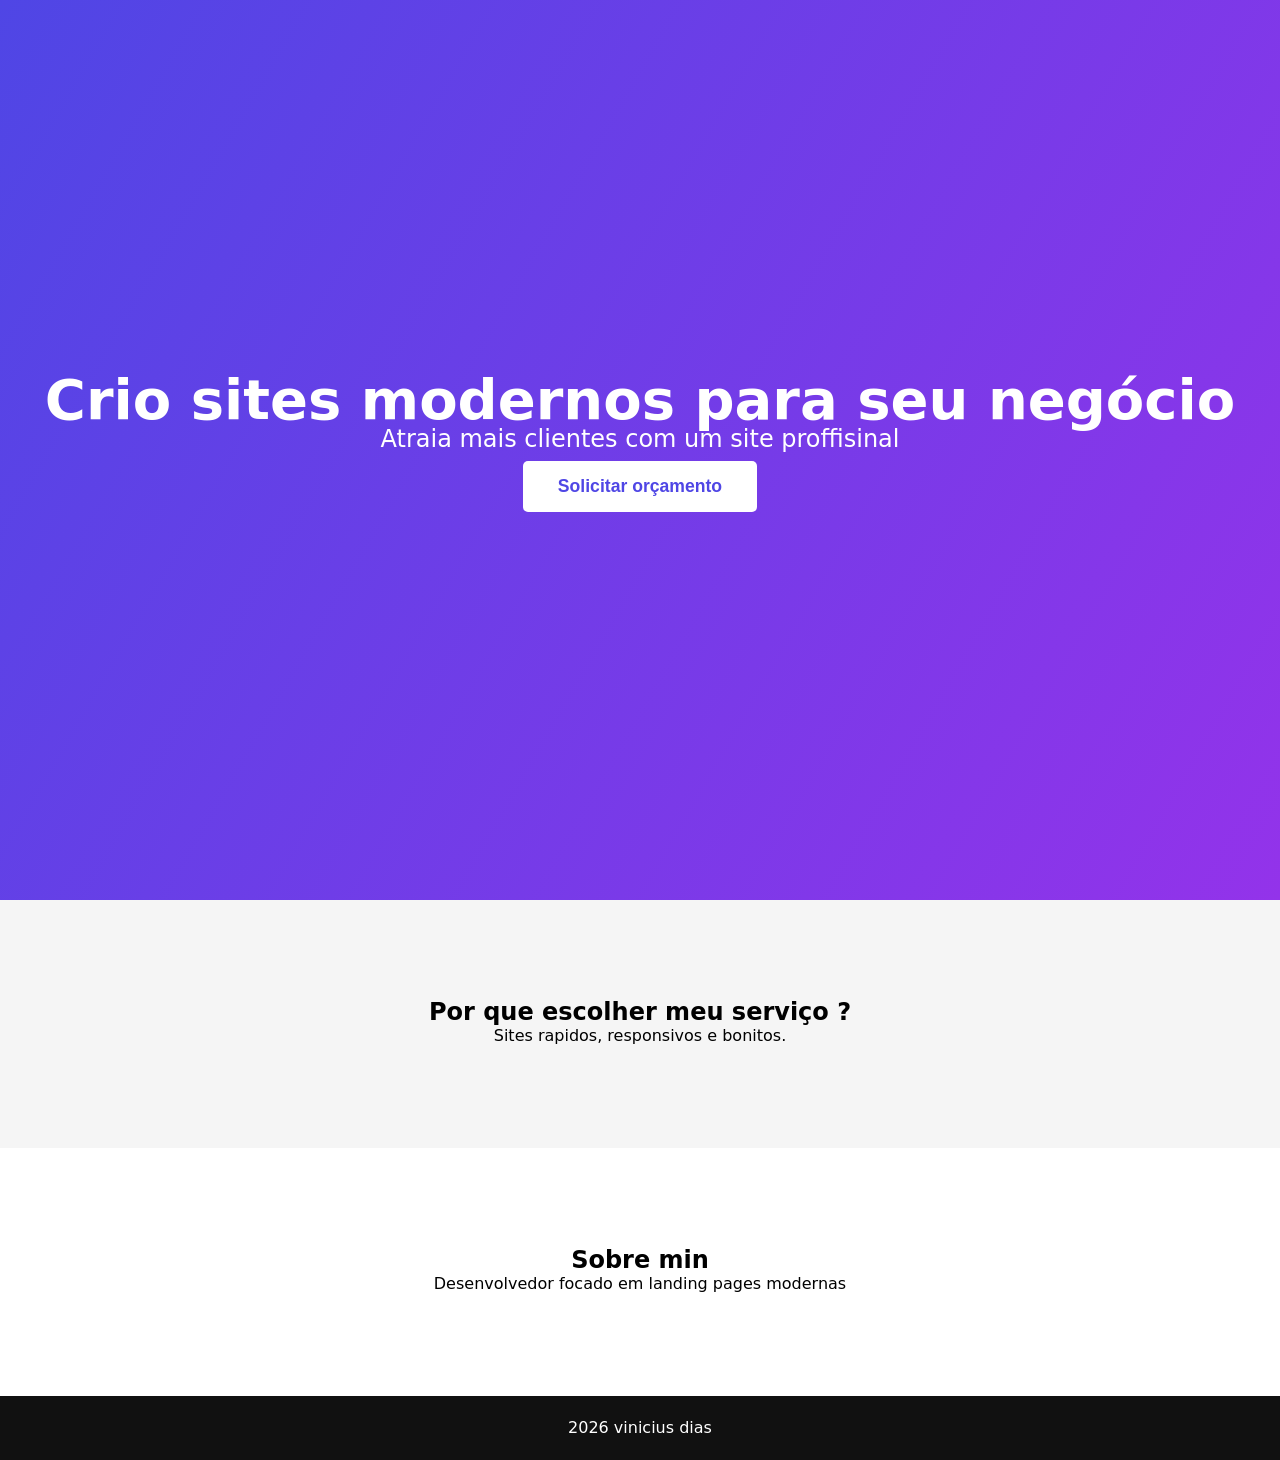
<file: projeto/index.html>
<!DOCTYPE html>
<html lang="pt-br">
<head>
    <meta charset="UTF-8">
    <meta name="viewport" content="width=device-width, initial-scale=1.0">
    <link rel="stylesheet" href="estilos/style.css">
    <link rel="stylesheet" href="estilos/media-query.css">
    <title></title>
</head>
<body>

    <header>
    
    </header>
   
   <main>
       <section class="hero">
        <h1>Crio sites modernos para seu negócio</h1>
        <p>Atraia mais clientes com um site proffisinal </p>
         <button>Solicitar orçamento</button>
       </section>
       <section class="beneficio">
              <h2>Por que escolher meu serviço ?</h2>
              <p>Sites rapidos, responsivos e bonitos.</p>
       </section>
       <section class="sobre">
                  <h2>Sobre min</h2>
                  <P>Desenvolvedor focado em landing pages modernas </P>
       </section>
   </main>

   <footer>
     <p> 2026 vinicius dias </p>
   </footer>
</body>
</file>
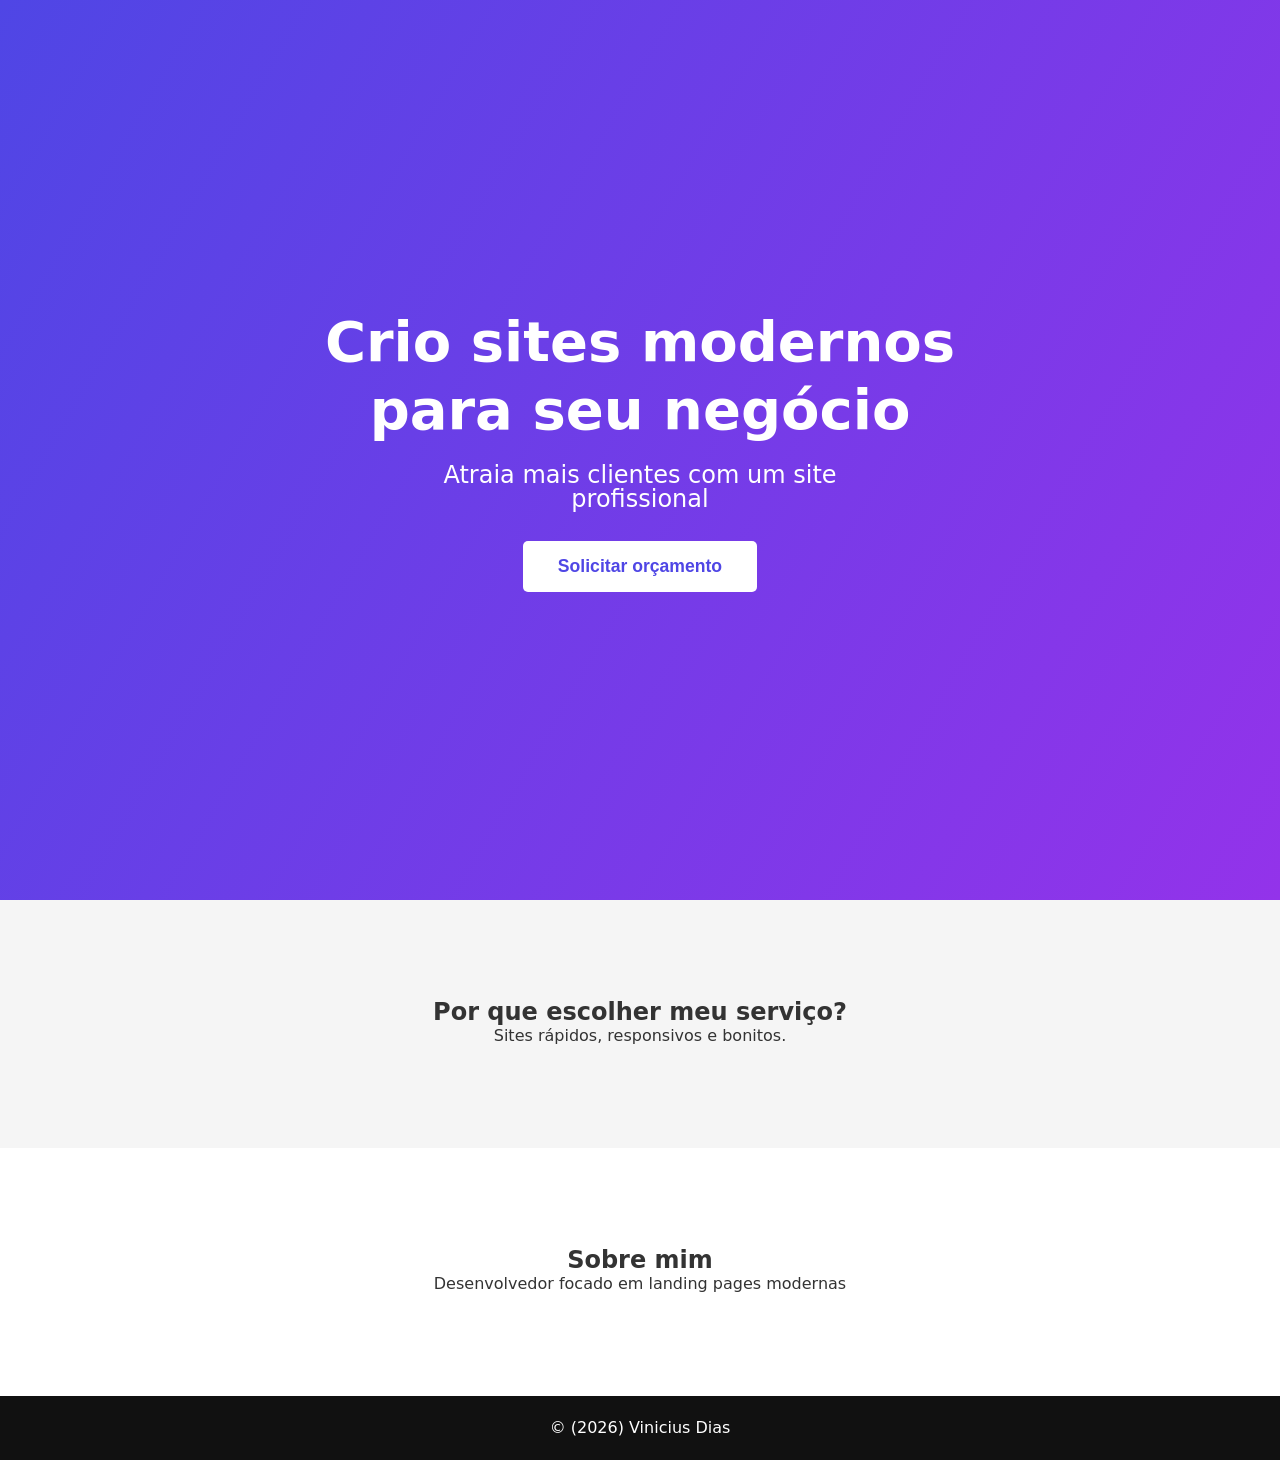
<file: projeto001/index.html>
<!DOCTYPE html>
<html lang="pt-br">
<head>
    <meta charset="UTF-8">
    <meta name="viewport" content="width=device-width, initial-scale=1.0">
    <link rel="stylesheet" href="estilos/style.css">
    <link rel="stylesheet" href="estilos/media-query.css">
    <title>Vinicius Dias | Desenvolvedor Front-en</title>
</head>
<body>

    <header>
    
    </header>
   
   <main>

       <section class="hero">
        <h1>Crio sites modernos para seu negócio</h1>
        
        <p>Atraia mais clientes com um site profissional </p>

         <button>Solicitar orçamento</button>
       </section>

       <section class="beneficio">
              <h2>Por que escolher meu serviço?</h2>
              <p>Sites rápidos, responsivos e bonitos.</p>
       </section>

       <section class="sobre">
                  <h2>Sobre mim</h2>
                  <p>Desenvolvedor focado em landing pages modernas </p>
       </section>

   </main>

   <footer>
     <p>&copy; (2026) Vinicius Dias </p>
   </footer>
</body>
</file>
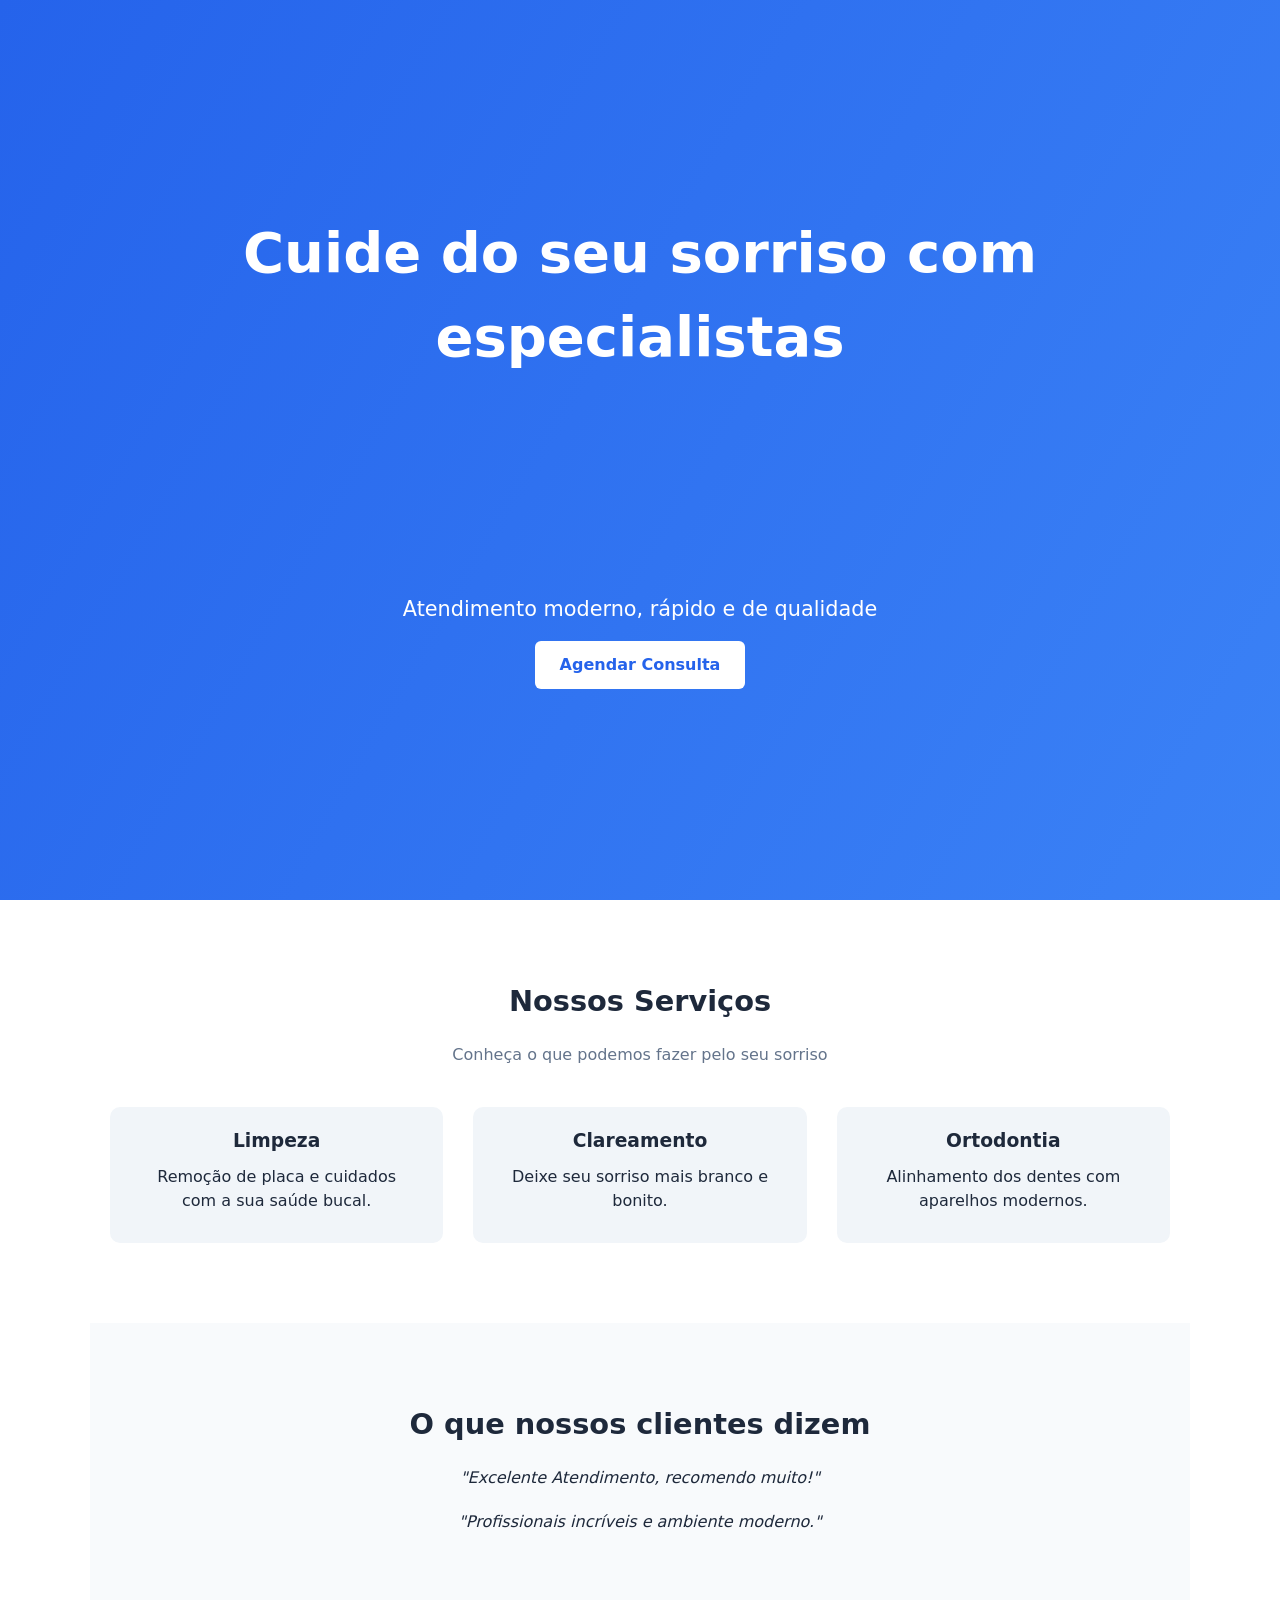
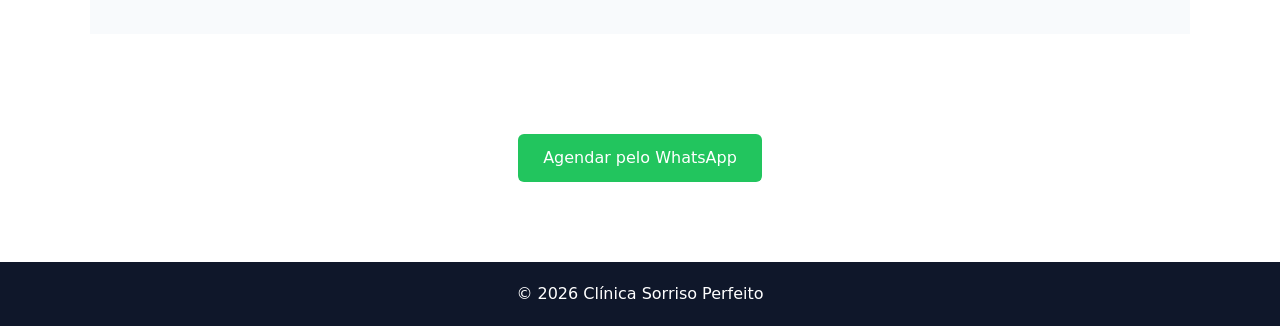
<file: projeto002/index.html>
<!DOCTYPE html>
<html lang="pt-br">
<head>
    <meta charset="UTF-8">
    <meta name="viewport" content="width=device-width, initial-scale=1.0">
    <link rel="stylesheet" href="estilos/mobile.css">
    <link rel="stylesheet" href="estilos/desktop.css">
    <title></title>
</head>
<body>
    <header></header>
        
        <main>
            <section class="hero">
                <h1>Cuide do seu sorriso com especialistas</h1>
                <p>Atendimento moderno, rápido e de qualidade </p>
                <a href="#">Agendar Consulta</a>
            </section>
            <section class="servicos">
            
                <h2>Nossos Serviços</h2>
                  <p class="subtitulo">Conheça o que podemos fazer pelo seu sorriso</p>
                 <div class="cards">
                     <div class="card">
                        <h3>Limpeza</h3>
                        <p>Remoção de placa e cuidados com a sua saúde bucal.</p>
                    </div>
                     <div class="card">
                        <h3>Clareamento</h3>
                         <p>Deixe seu sorriso mais branco e bonito.</p>
                     </div>
                     <div class="card">
                        <h3>Ortodontia</h3>
                        <p>Alinhamento dos dentes com aparelhos modernos.</p>
                     </div>
                 </div>
            </section>
            <section class="depoimentos">
            
                <h2>O que nossos clientes dizem</h2>
            
                <p class="depoimento">"Excelente Atendimento, recomendo muito!"</p>
                <p class="depoimento">"Profissionais incríveis e ambiente moderno."</p>
            </section>
            <section class="contato"><a href="#">Agendar pelo WhatsApp</a></section>
        </main>

    <footer>© 2026 Clínica Sorriso Perfeito</footer>
</body>
</html>
</file>
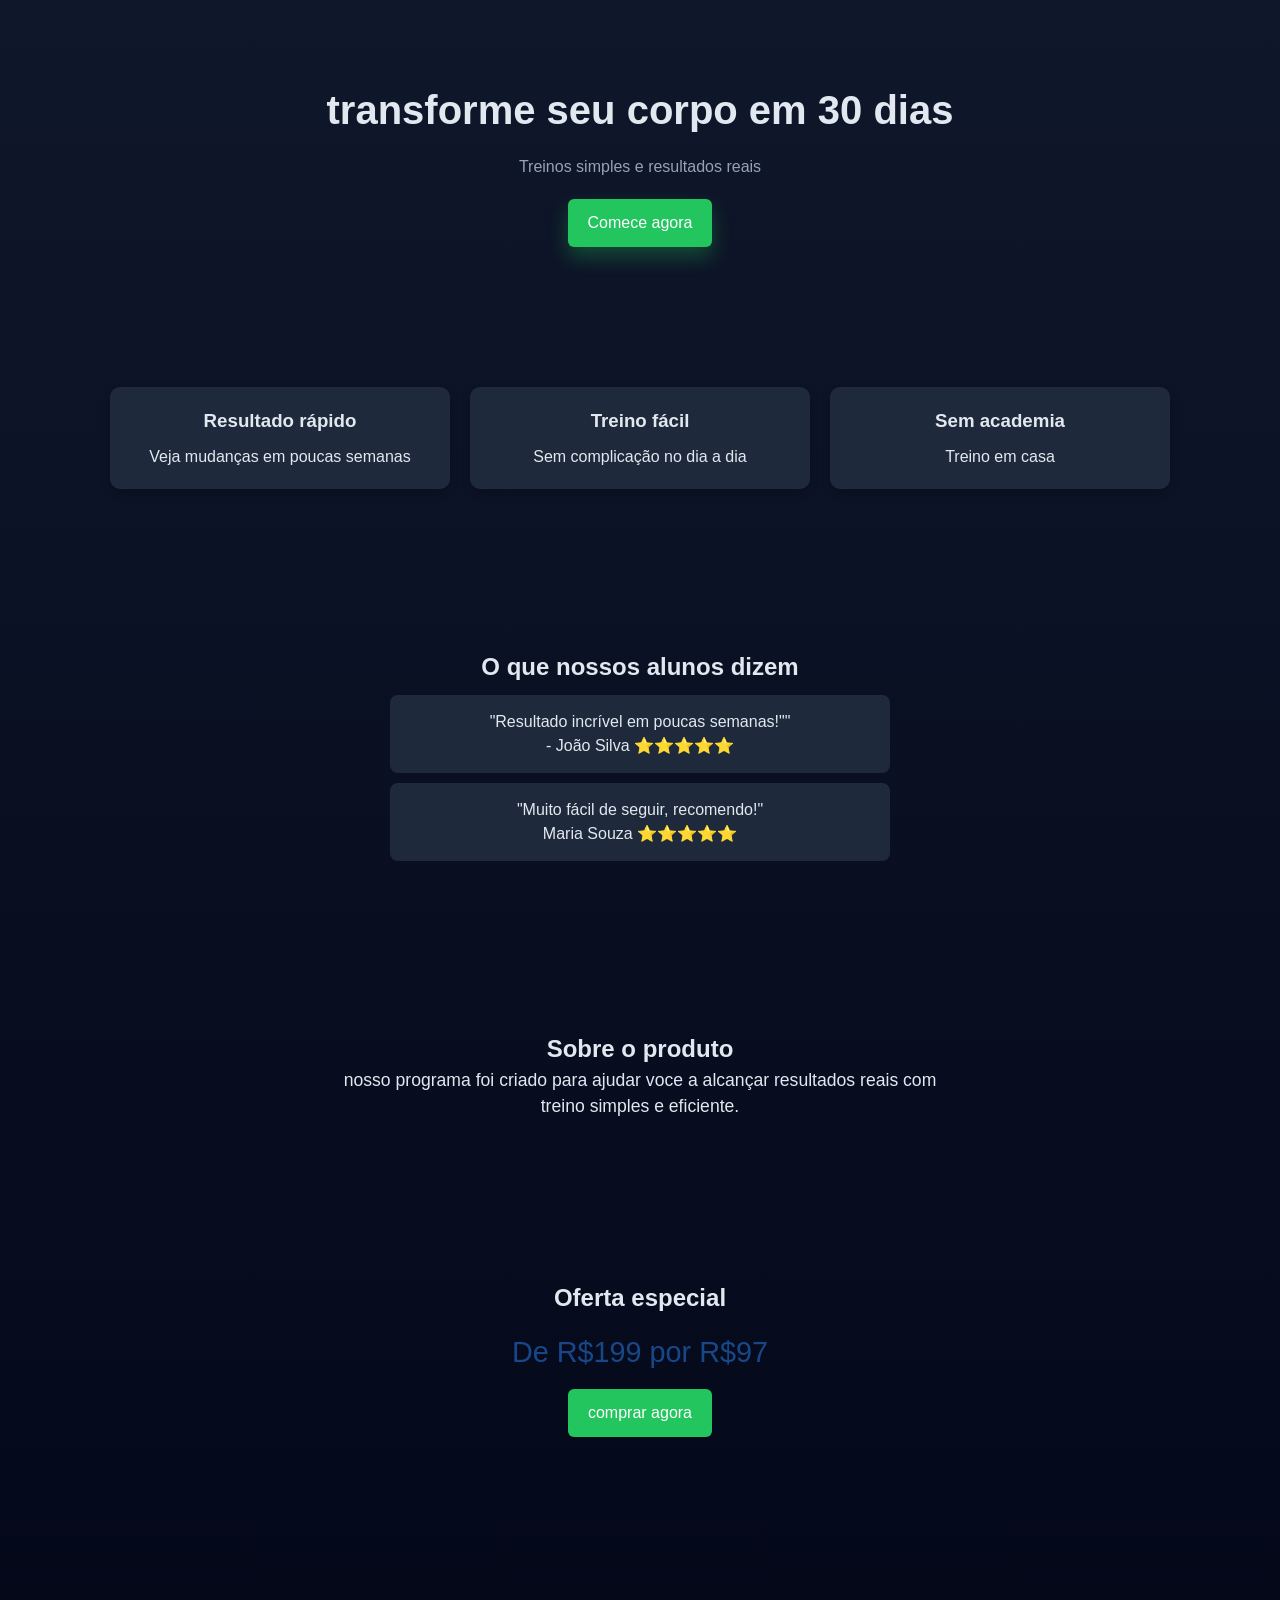
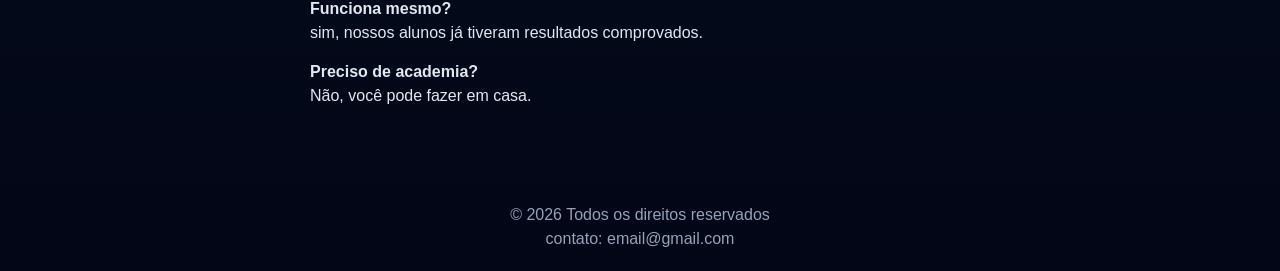
<file: projeto003/index.html>
<!DOCTYPE html>
<html lang="pt-br">
<head>
    <meta charset="UTF-8">
    <meta name="viewport" content="width=device-width, initial-scale=1.0">
    <title>landing page 3</title>
    <link rel="stylesheet" href="estilos/mobile.css">
</head>
<body>
    <header class="hero">
        <h1>transforme seu corpo em 30 dias</h1>
        <p>Treinos simples e resultados reais</p>
        <a href="#" class="btn">Comece agora</a>
    </header>
     
    <section class="beneficios">
        <div class="container">
            <div class="card">
                <h3>Resultado rápido </h3>
                <p>Veja mudanças em poucas semanas</p>
            </div>
            
            <div class="card">
                <h3>Treino fácil</h3>
                <p>Sem complicação no dia a dia</p>

            </div>
            
            <div class="card">
                <h3>Sem academia</h3>
                <p>Treino em casa </p>
            </div>
        </div>
     </section>

     <section class="prova-social">
            <h2>O que nossos alunos dizem</h2>

            <div class="depoimento">
              <p>"Resultado incrível em poucas semanas!""</p>
              <span>- João Silva ⭐⭐⭐⭐⭐</span>
            </div>

            <div class="depoimento">
                <p>"Muito fácil de seguir, recomendo!"</p>
                <span>Maria Souza ⭐⭐⭐⭐⭐ </span>
            </div>

     </section>
     <section class="sobre">
            <h2>Sobre o produto</h2>
            <p class="descricao">
                nosso programa foi criado para ajudar voce a alcançar resultados reais com treino simples e eficiente.
            </p>
     </section>

     <section class="oferta">
        <h2>Oferta especial</h2>
        <p class="preco">De R$199 por R$97</p>
        <a href="#" class="btn">comprar agora </a>
     </section>

     <section class="faq">
        <div>
            <h4>Funciona mesmo?</h4>
            <p>sim, nossos alunos já tiveram resultados comprovados.</p>
        </div>

        <div>
            <h4>Preciso de academia?</h4>
            <p>Não, você pode fazer em casa.</p>
        </div>
     </section>
     

     <footer>
        <p>© 2026 Todos os direitos reservados</p>
        <p>contato: email@gmail.com</p>
     </footer>
</body>
</html>
</file>
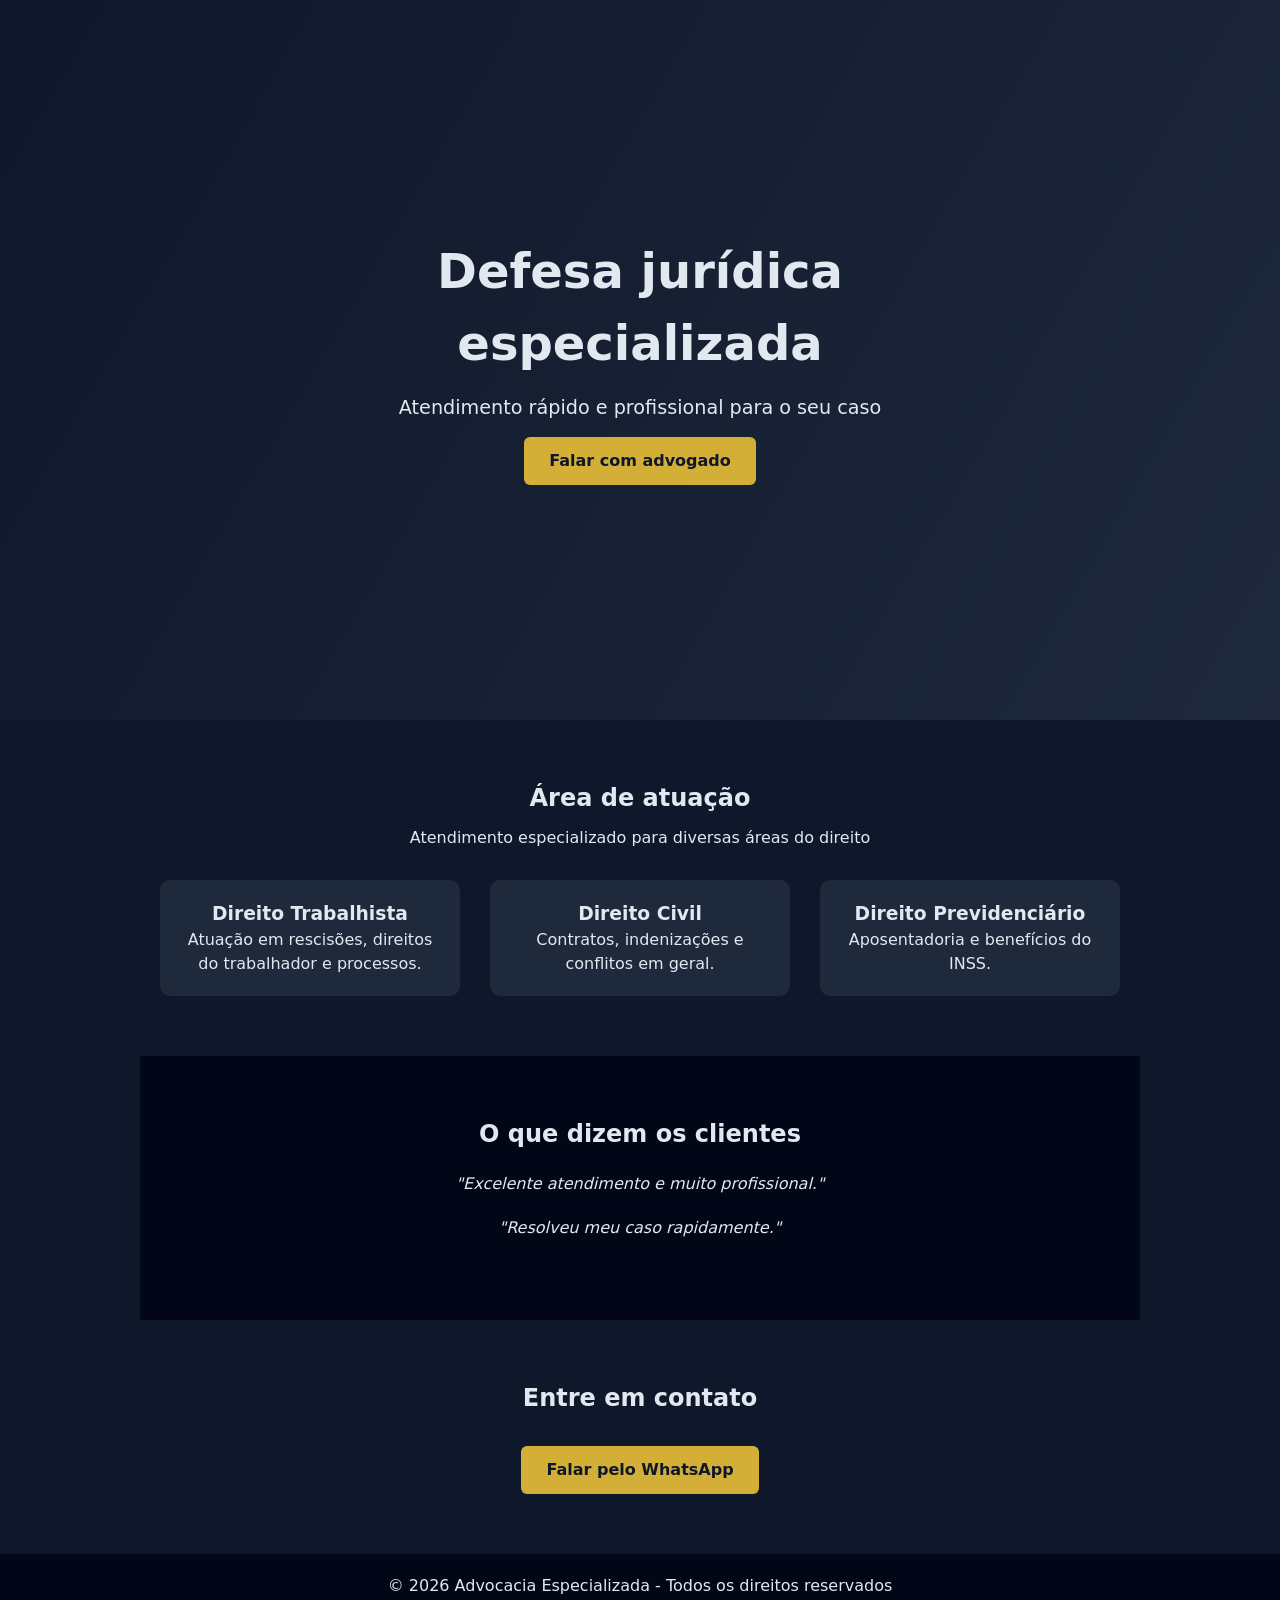
<file: projeto004/index.html>
<!DOCTYPE html>
<html lang="pt-br">
<head>
    <meta charset="UTF-8">
    <meta name="viewport" content="width=device-width, initial-scale=1.0">
    <title>Advocacia Especializada | Defesa Jurídica</title>
    <link rel="stylesheet" href="estilos/desktop.css">
</head>
<body>
    <header class="hero">
        <h1>Defesa jurídica especializada</h1>
        <p>Atendimento rápido e profissional para o seu caso</p>

        <a href="#">Falar com advogado</a>
    </header>

    <main>
        <section class="atuacao">
            <h2>Área de atuação</h2>
             <p>Atendimento especializado para diversas áreas do direito</p>
            <div class="cards">
        
                <div class="card">
        
                    <h3>Direito Trabalhista</h3>
                    <p>Atuação em rescisões, direitos do trabalhador e processos.</p>
                </div>
        
                <div class="card">
                    <h3>Direito Civil</h3>
                    <p>Contratos, indenizações e conflitos em geral. </p>
                </div>
        
                <div class="card">
                    <h3>Direito Previdenciário</h3>
                    <p>Aposentadoria e benefícios do INSS.</p>
                </div>
            </div>
        </section>
        <section class="depoimentos">
             <h2>O que dizem os clientes</h2>
             <p class="depoimento">"Excelente atendimento e muito profissional."</p>
        
             <p class="depoimento">"Resolveu meu caso rapidamente."</p>
        </section>
        
        <section class="contato">
            <h2>Entre em contato</h2>
             <a href="#">Falar pelo WhatsApp</a>
          </section>
    </main>

    <footer>
        <p>© 2026 Advocacia Especializada - Todos os direitos reservados</p>
    </footer>
</body>
</html>
</file>
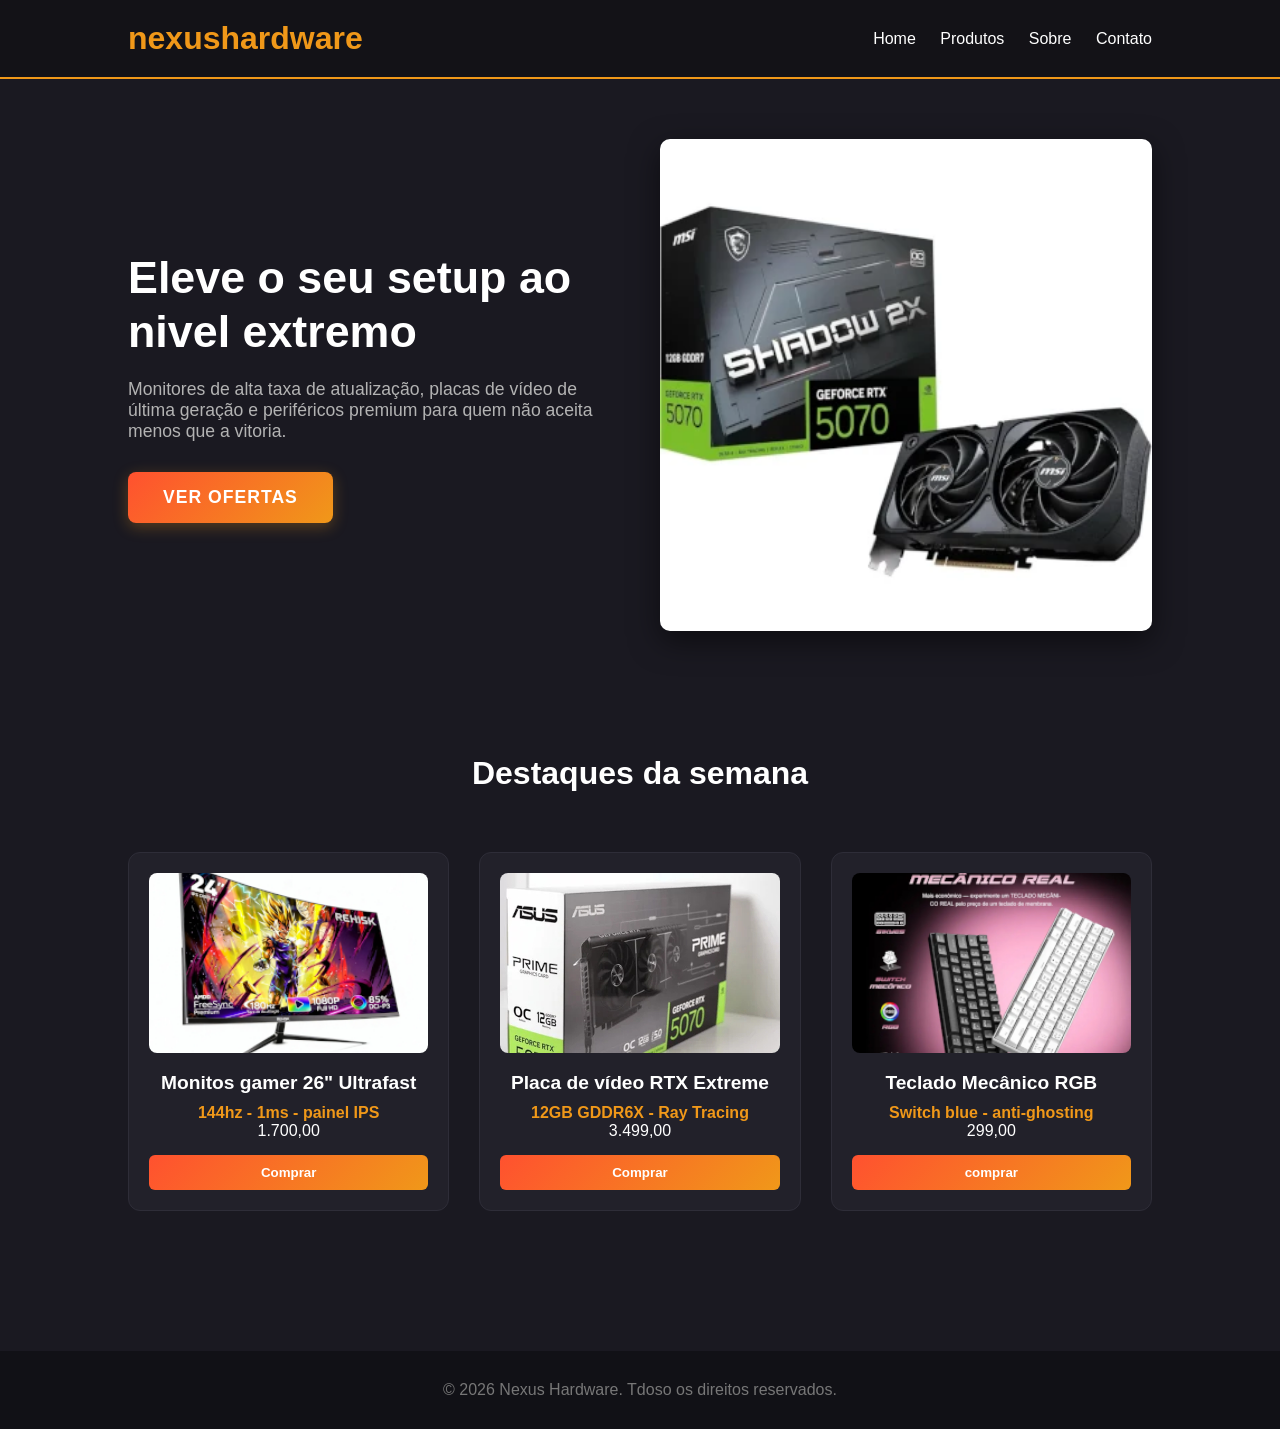
<file: projeto005/index.html>
<!DOCTYPE html>
<html lang="pt-br">
<head>
    <meta charset="UTF-8">
    <meta name="viewport" content="width=device-width, initial-scale=1.0">
    <title>Document</title>
    <link rel="stylesheet" href="estilos/style.css">
</head>
<body>
    <header class="header">
         <div class="logo">
            <h1>nexus<span>hardware</span></h1>
         </div>
         
         <nav class="nav-menu">
            <a href="#home">Home</a>
            <a href="#produtos">Produtos</a>
            <a href="#sobre">Sobre</a>
            <a href="#contato">Contato</a>
         </nav>
    </header>
    <section id="home" class="hero">
        <div class="hero-content">
            <h2>Eleve o seu setup ao nivel extremo</h2>
            <p>Monitores de alta taxa de atualização, placas de vídeo de última geração e periféricos premium para quem não aceita menos que a vitoria. </p>
            <a href="#produtos" class="btn-cta"> Ver ofertas</a>
        </div>
        <div class="hero-image">
            <img src="imagens/rtx5070.webp" alt="Rtx 5070">
        </div>
        
    </section>

    <section id="produtos" class="produtos-section">
        <h2 class="section-title">Destaques da semana</h2>
        <div class="grid-produtos">
    
            <div class="produto-card">
                <img src="imagens/monitor gamer.jpg" alt="Monitor gamer">
                <h3>Monitos gamer 26" Ultrafast</h3>
                <p class="specs">144hz - 1ms - painel IPS</p>
                <p class="preco">1.700,00</p>
                <button class="btn-comprar">Comprar</button>
    
            </div>

            <div class="produto-card">
              <img src="imagens/rtx5070,.jpg" alt="Placa de video">
              <h3>Placa de vídeo RTX Extreme</h3>
              <p class="specs">12GB GDDR6X - Ray Tracing</p>
              <p class="preco"> 3.499,00</p>
              <button class="btn-comprar">Comprar</button>
            </div>

            <div class="produto-card">
                <img src="imagens/Teclado mecanico.jpg" alt="Teclado Mecânico">
                <h3>Teclado Mecânico RGB</h3>
                <p class="specs">Switch blue - anti-ghosting</p>
                <p class="preco">299,00</p>
                 <button class="btn-comprar">comprar</button>

            </div>
        </div>
    </section>
    <footer class="footer">
        <p>&copy; 2026 Nexus Hardware. Tdoso os direitos reservados.</p>
    </footer>
</body>
</html>
</file>
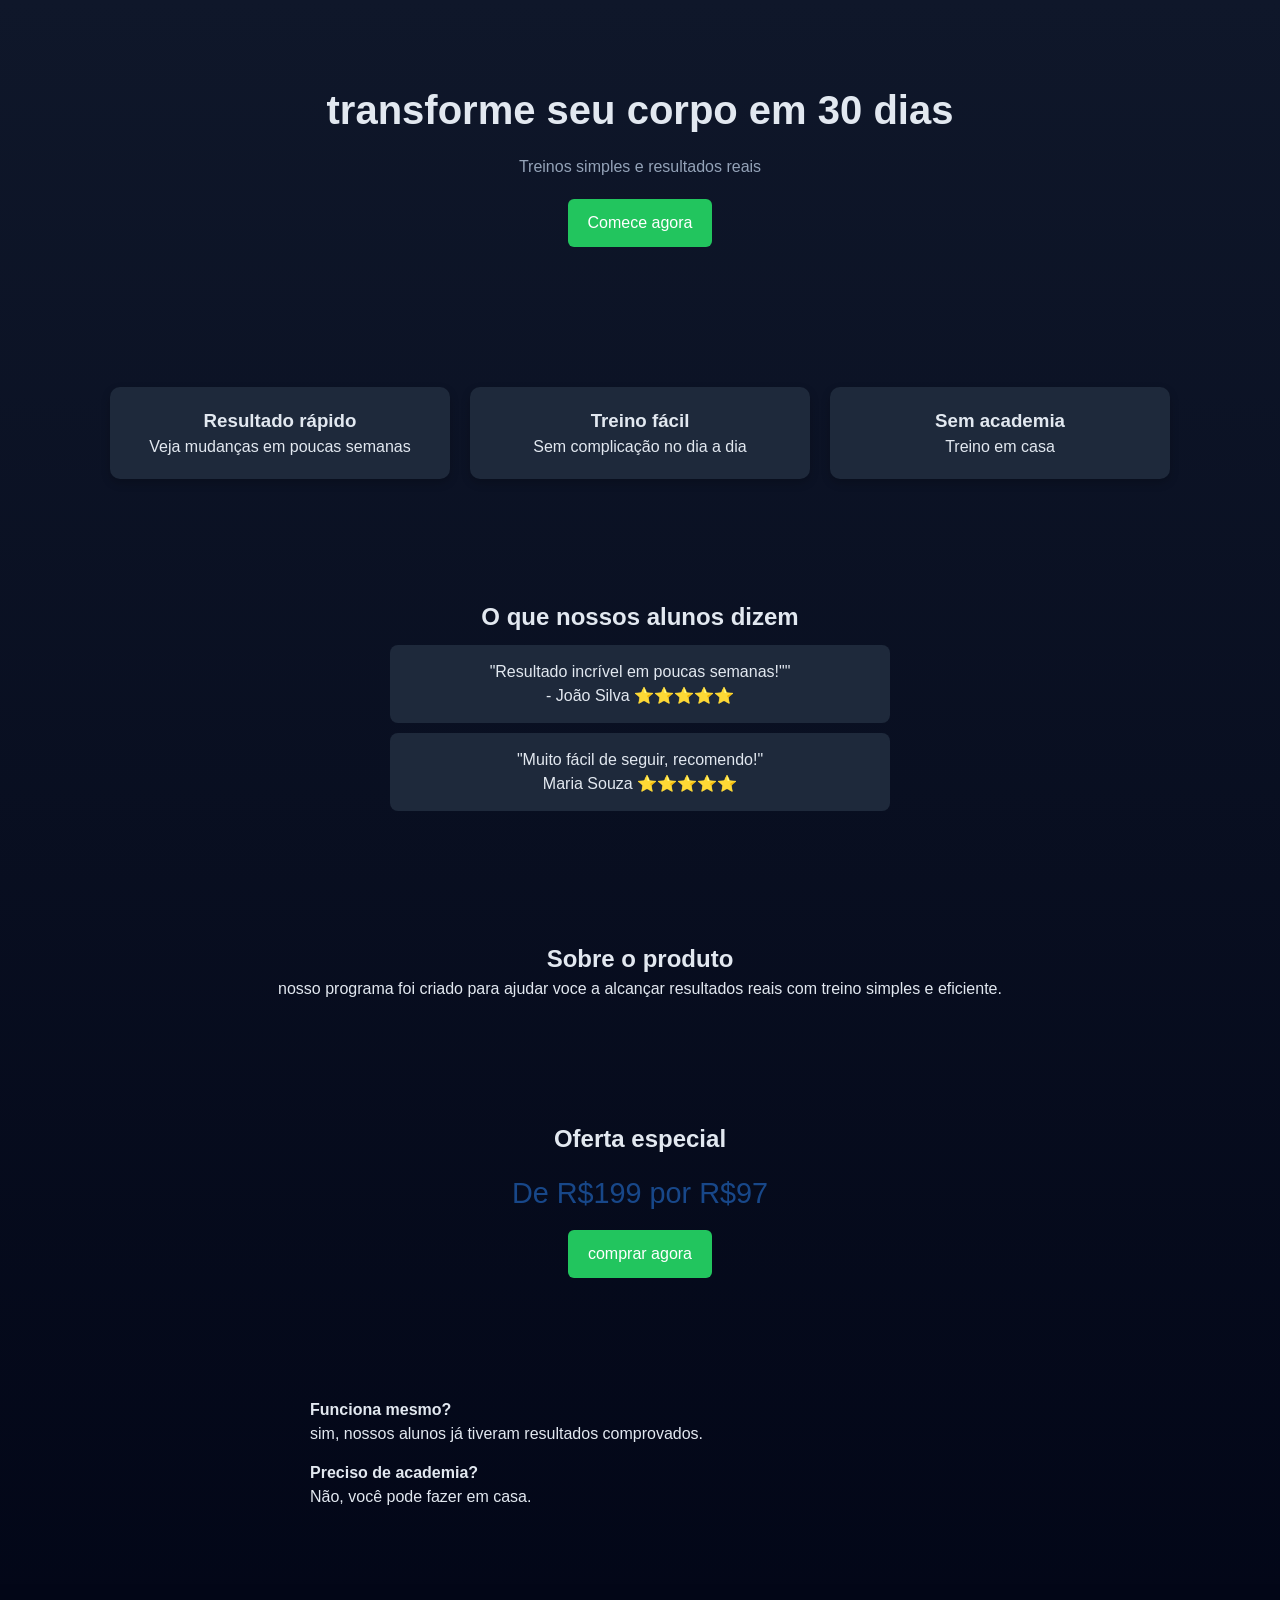
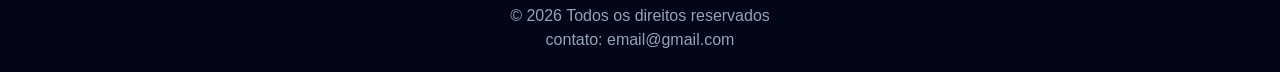
<file: projeto002/projeto3/index.html>
<!DOCTYPE html>
<html lang="pt-br">
<head>
    <meta charset="UTF-8">
    <meta name="viewport" content="width=device-width, initial-scale=1.0">
    <title>landing page 3</title>
    <link rel="stylesheet" href="estilos/mobile.css">
</head>
<body>
    <header class="hero">
        <h1>transforme seu corpo em 30 dias</h1>
        <p>Treinos simples e resultados reais</p>
        <a href="#" class="btn">Comece agora</a>
    </header>
     
    <section class="beneficios">
        <div class="container">
            <div class="card">
                <h3>Resultado rápido </h3>
                <p>Veja mudanças em poucas semanas</p>
            </div>
            
            <div class="card">
                <h3>Treino fácil</h3>
                <p>Sem complicação no dia a dia</p>

            </div>
            
            <div class="card">
                <h3>Sem academia</h3>
                <p>Treino em casa </p>
            </div>
        </div>
     </section>

     <section class="prova-social">
            <h2>O que nossos alunos dizem</h2>

            <div class="depoimento">
              <p>"Resultado incrível em poucas semanas!""</p>
              <span>- João Silva ⭐⭐⭐⭐⭐</span>
            </div>

            <div class="depoimento">
                <p>"Muito fácil de seguir, recomendo!"</p>
                <span>Maria Souza ⭐⭐⭐⭐⭐ </span>
            </div>

     </section>
     <section class="sobre">
            <h2>Sobre o produto</h2>
            <p>
                nosso programa foi criado para ajudar voce a alcançar resultados reais com treino simples e eficiente.
            </p>
     </section>

     <section class="oferta">
        <h2>Oferta especial</h2>
        <p class="preco">De R$199 por R$97</p>
        <a href="#" class="btn">comprar agora </a>
     </section>

     <section class="faq">
        <div>
            <h4>Funciona mesmo?</h4>
            <p>sim, nossos alunos já tiveram resultados comprovados.</p>
        </div>

        <div>
            <h4>Preciso de academia?</h4>
            <p>Não, você pode fazer em casa.</p>
        </div>
     </section>
     

     <footer>
        <p>© 2026 Todos os direitos reservados</p>
        <p>contato: email@gmail.com</p>
     </footer>
</body>
</html>
</file>
<file: projeto/estilos/style.css>
@charset "UTF-8";

*{
    margin: 0px;
    padding: 0px;
    box-sizing: border-box;
}

body {
    font-family: system-ui, -apple-system, BlinkMacSystemFont, 'Segoe UI', Roboto, Oxygen, Ubuntu, Cantarell, 'Open Sans', 'Helvetica Neue', sans-serif ;
    line-height: 1.5em ;
}

.hero {
    height: 100vh;
    background: linear-gradient(120deg, #4f46e5, #9333ea);
    color: white;

    display: flex;
    flex-direction: column;
    justify-content: center;
    align-items: center;

    text-align: center;
    padding: 20px;
}

.hero h1 {
    font-size: 1.8rem;
    margin-bottom: 15px;
}

.hero p {
    font-size: 1.2rem;
    margin-bottom: 10px;
}

.hero button {
    padding: 12px 25px;
    border: none;
    background: white;
    color: #4f46e5;
    font-weight: bold;
    cursor: pointer;
    border-radius: 5px;
    transition: 0.3s;
}

.hero button:hover {
    background: #ddd;
}

section {
    padding: 60px 20px;
    text-align: center;
}

.beneficio {
    background: #f5f5f5;
}

.sobre {
    background: #fff;
}

footer {
    background: #111;
    color: white;
    text-align: center;
    padding: 20px;
}
</file>
<file: projeto/estilos/media-query.css>
@charset "UTF-8";

@media (min-width: 768px){
    .hero h1 {
        font-size: 3.5rem;

    }
    .hero p {
        font-size: 1.5rem;
    }

    .hero button {
        font-size: 1.1rem;
        padding: 15px 35px;
    }

    section {
        padding: 100px 40px;

    }

    .beneficio p, .sobre p {
        max-width: 600px;
        margin: 0 auto;
    }
}
</file>
<file: projeto001/estilos/style.css>
@charset "UTF-8";

*{
    margin: 0px;
    padding: 0px;
    box-sizing: border-box;
}

body {
    font-family: system-ui, -apple-system, BlinkMacSystemFont, 'Segoe UI', Roboto, Oxygen, Ubuntu, Cantarell, 'Open Sans', 'Helvetica Neue', sans-serif ;
    line-height: 1.5em ;
    color: #333;
}

.hero {
    min-height: 100vh;
    background: linear-gradient(120deg, #4f46e5, #9333ea);
    color: white;

    display: flex;
    flex-direction: column;
    justify-content: center;
    align-items: center;

    text-align: center;
    padding: 20px;
}

.hero h1 {
    font-size: 1.8rem;
    margin-bottom: 15px;
    line-height: 1.2;
}

.hero p {
    font-size: 1.1rem;
    margin-bottom: 20px;
    max-width: 500px;
}

.hero button {
    padding: 12px 25px;
    border: none;
    background: white;
    color: #4f46e5;
    font-weight: bold;
    cursor: pointer;
    border-radius: 5px;
     transition: transform 0.2s, background 0.3s;
}

.hero button:hover {
    background: #ddd;
    transform: scale(1.05);
}

section {
    padding: 60px 20px;
    text-align: center;
}

.beneficio {
    background: #f5f5f5;
}

.sobre {
    background: #fff;
}

footer {
    background: #111;
    color: white;
    text-align: center;
    padding: 20px;
}
</file>
<file: projeto001/estilos/media-query.css>
@charset "UTF-8";

@media (min-width: 768px){
   .hero {
    text-align: center;
   }

    .hero h1 {
        font-size: 3.5rem;
        max-width: 700px;
        margin: 0 auto 20px auto;
        line-height: 1.2;

    }
    .hero p {
        font-size: 1.5rem;
        margin-bottom: 30px;
    }

    .hero button {
        font-size: 1.1rem;
        padding: 15px 35px;
    }

    section {
        padding: 100px 40px;

    }

    .beneficio p, .sobre p {
        max-width: 600px;
        margin: 0 auto;
    }
}
</file>
<file: projeto002/estilos/mobile.css>
@charset "UTF-8";


* {
    padding: 0px;
    margin: 0px;
    box-sizing: border-box;
    font-family: system-ui, -apple-system, BlinkMacSystemFont, 'Segoe UI', Roboto, Oxygen, Ubuntu, Cantarell, 'Open Sans', 'Helvetica Neue', sans-serif;
}

body {
    line-height: 1.5;
    color: #1e293b;
}

.hero {
    min-height: 100vh;
    background: linear-gradient(120deg, #2563eb, #3b82f6);
    color: white;

    display: flex;
    flex-direction: column;
    justify-content: center;
    align-items: center;

    text-align: center;
    padding: 20px;
    gap: 15px;
}

.servicos h2,
.depoimentos h2,
.contato h2 {
     font-size: 1.8rem;
     margin-bottom: 20px;
}

section:not(.hero) {
    max-width: 1000px;
    margin: 0 auto;
}

section {
    padding-left: 20px;
    padding-right: 20px;
}

section h2 {
    font-weight: 600;
}

.subtitulo {
    color: #64748b;
    margin-bottom: 30px;
}

.hero h1 {
    font-size: 1.8rem;
    max-width: 600px;
}

.hero p {
    font-size: 1rem;
    max-width: 500px;
}

.hero a {
    background: white;
    color: #2563eb;
    padding: 12px 25px;
    border-radius: 6px ;
    text-decoration: none;
    font-weight: bold;
    transition: transform 0.2s, background  0.3s;
}

.hero a:hover{
    background: #e2e8f0;
    transform: scale(1.05);
}

.servicos {
    padding: 60px 20px;
    text-align: center;
}

.card:hover {
    transform: translateY(-5px);
    box-shadow: 0 10px 25px rgba(0,0,0,0.1);
}

.cards {
    display: flex;
    flex-direction: column;
    gap: 20px ;
    margin-top:30px;
    
}

.card {
    background: #f1f5f9;
    padding: 20px;
    border-radius: 10px;
    transition: 0.3s;
    text-align: center;
}
.card p {
    padding: 10px;
}

.depoimentos {
    padding: 60px 20px;
    background: #f8fafc;
    text-align: center;
}

.depoimento {
    margin: 20px;
    font-style: italic;
}

.contato {
    padding: 60px 20px;
    text-align: center;
}

.contato a {
    display: inline-block;
    margin-top: 20px;
    background: #22c55e;
    color: white;
    padding: 12px 25px;
    border-radius: 6px;
    text-decoration: none;
}

footer {
    background: #0f172a;
    color: white;
    text-align: center;
    padding: 20px;
}
</file>
<file: projeto002/estilos/desktop.css>
@charset "UTF-8";

@media (min-width:768px) {
    .hero {
        padding: 80px 40px;
    }
    .hero h1 {
        font-size: 3.5rem;
        max-width: 800px;
        margin: 0 auto 200px;

       
    }

    .hero p {
        font-size: 1.3rem;
    }

    section:not(.hero) {
        max-width: 1100px;
        margin: 0 auto;
        padding: 80px 20px;
    }

    .cards {
        display: flex;
        flex-flow: row wrap;
        justify-content: center;
        gap:30px;
        margin: 40px auto 0;
        
    }

    .card {
        flex: 1 1 250px;
      max-width: 350px;
      display: flex;
      flex-direction: column;
    }

    .depoimentos {
        padding: 80px;
    }

    .contato {
        padding: 80px;
    }
}
</file>
<file: projeto003/estilos/mobile.css>
@charset "UTF-8";



* {
    margin: 0px;
    padding: 0px;
    box-sizing: border-box;
}

body {
    background: linear-gradient(to bottom, #0f172a, #020617);
    color: #e2e8f0;
    font-family: Arial, Helvetica, sans-serif;
    line-height: 1.5;
}

.container {
    max-width: 1100px;
    margin: auto;
    padding: 0 20px;
}

.hero {
   text-align: center;
   padding: 80px 20px;

}

.container a,
.hero a {
    box-shadow: 0 10px 20px rgba(34,197,94,0.3);
}

.hero h1 {
    font-size: 2.5rem;
    margin-bottom: 15px;
}

.hero p {
    margin-bottom: 20px;
    color: #94a3b8;
}

.btn {
    background:#22c55e;
    padding: 12px 20px;
    border-radius: 6px;
    color: white;
    text-decoration: none;
    display: inline-block;
    transition: 0.3s;
}

.btn:hover {
    background: #17833ebd;
}

.descricao {
    font-size: 1.1rem;
    max-width: 600px;
    margin: 0 auto;
}

section {
    margin-bottom: 40px;
    padding: 60px 20px;
}

.beneficios .container {
    display: flex;
    gap: 20px;
    justify-content: center;
}

.card {
    background: #1e293b;
    padding: 20px;
    border-radius: 10px;
    flex: 1;
    text-align: center;
    transition: 0.3s;
    box-shadow: 0 4px 10px #0003;
}

.card h3 {
    margin-bottom: 10px;
}

.card:hover {
    transform: translateY(-5px);
}

.prova-social {
    text-align: center ;
}

.depoimento {
    background: #1e293b;
    padding: 15px;
    margin: 10px auto;
    border-radius: 8px;
    max-width: 500px;
}

.sobre {
    text-align: center;
}

.oferta {
    text-align: center;
}

.preco {
    font-size: 1.8rem;
    margin: 15px 0;
    color: #2269c5a4;
}

.faq {
    max-width: 700px;
    margin: auto;
}

.faq div {
    margin-bottom: 15px;
}

footer {
    text-align: center;
    padding: 20px;
    background: #020617;
    color: #94a3b8;
}

@media (max-width: 768px) {
    .beneficios {
       flex-direction: column;

    }
}
</file>
<file: projeto004/estilos/desktop.css>
@charset "UTF-8";

* {
    margin: 0;
    padding: 0;
    box-sizing: border-box;
}

body {
    font-family: system-ui, -apple-system, BlinkMacSystemFont, 'Segoe UI', Roboto, Oxygen, Ubuntu, Cantarell, 'Open Sans', 'Helvetica Neue', sans-serif;
    line-height: 1.5;
    background: #0f172a;
    color: #e2e8f0;
}

.hero {
    min-height: 80vh;
    background: linear-gradient(120deg, #0f172a, #1e293b);

    display: flex;
    flex-direction: column;
    justify-content: center;
    align-items: center;

    text-align: center;
    padding: 20px;
    gap: 15px;

}

.hero h1 {
    font-size: 1.8rem;
    max-width: 600px;
}

.hero p {
    max-width: 500px;

}
.hero a {
    background: #d4af37;
    color: #0f172a;
    padding: 12px 25px;
    border-radius: 6px;
    text-decoration: none;
    font-weight: bold;
    transition: 0.3s;
}

.hero a:hover {
    background: #FACC15;
}

section {
    padding: 60px 20px ;
    text-align: center;

}

section:not(.hero) {
    max-width: 1000px;
    margin: 0 auto;
}

section h2 {
    margin-bottom: 10px;

}

.subtitulo {
    color: #94a3b8;
    margin-bottom: 30px;
}

.cards {
    display: flex;
    flex-direction: column;
    gap: 20px;
    margin-top: 30px;
}

.card {
    background: #1e293b;
    padding: 20px;
    border-radius: 10px;
    transition: 0.3s;
}

.card:hover {
    transform: translateY(-5px);
    box-shadow: 0 10px 25px rgba(0,0,0,0.3);
}

.depoimentos {
         background: #020617;
}
    
.depoimento {
    margin: 20px 0;
    font-style: italic;
}

.contato a {
    display: inline-block;
    margin-top: 20px;
    background: #d4af37;
    color: #0f172a;
    padding: 12px 25px;
    border-radius: 6px;
   text-decoration: none;
   font-weight: bold;
   transition: 0.3s;
    
    
}

.contato a:hover {
    background: #facc15;
}

footer {
    background: #020617;
    text-align: center;
    padding: 20px;
}

@media (min-width: 768px) {
 
        .hero h1 {
            font-size: 3rem;
        }

        .hero p {
            font-size: 1.2em;

        }

        .cards {
            flex-flow: row wrap;
            justify-content: center;
            align-items: center;
            align-items: stretch;
            gap: 30px;
        }

        .card {
            flex:1 1 280px;
            max-width: 320px;
             display: flex ;
             flex-direction: column;
             justify-content: center;
        }
}
</file>
<file: projeto005/estilos/style.css>
@charset "UTF-8";


*{
    margin: 0px;
    padding: 0px;
    box-sizing: border-box;
    font-family: Arial, Helvetica, sans-serif;
}

body {
    background-color: #1a1921;
    color: #ffffff;
    overflow-x: hidden;
}

.header{
    display: flex;
    justify-content: space-between;
    align-items: center;
    padding: 20px 10%;
    background-color: #131217;
    border-bottom: 2px solid #f09819;
}

.logo h1 {
    color: #f09819;
}

.nav-menu a {
    color: #ffffff;
    text-decoration: none;
    margin-left: 20px;
    font-weight: solid;
    transition: color 0.3s;
}

.nav-menu a:hover {
    color: #f09819;
}

.hero {
    display: flex; /*ativar o flexbox*/
    flex-direction: row;/*Alinhar o texto e a imagem para lado a lado (padrão) */
    justify-content: space-between; /*jogar o texto para um lado e a imagem para o outro*/
    align-items: center; /*Alinhar os dois verticalmente ao centro*/
    gap: 40px; /*Criar um espaço de 40px entre o texto e a imagem */
    padding: 60px 10%; /*Dá um espaçamento interno na seção */
}

.hero-content, .hero-image {
    flex: 1; /*faz as duas metades terem o mesmo tamanho */
}

.hero-image img {
    width: 100%;
    max-width: 500px;
    border-radius: 10px;
    box-shadow: 0 10px 30px rgba(0,0,0,0.5);

}

.hero-content h2 {
    font-size: 2.8rem;
    line-height: 1.2;
    margin-bottom: 20px;
    color: #ffffff;
}

.hero-content p {
    font-size: 1.1rem;
    color: #b3b3b3;
    margin-bottom: 30px;
}

.produtos-section {
    padding: 60px 10%;
}

.section-title {
    text-align: center;
    margin-bottom: 40px;
    font-size: 2rem;
}

.grid-produtos { /*-CONTAINER PAI (onde o Grid é ativado) -*/
   
    display: grid;
    grid-template-columns: repeat(auto-fit, minmax(280px, 1fr));
    gap: 30px;
    padding: 20px 0;
} 

.produto-card {
    background-color:#22212a ;
    border-radius: 12px;
    padding: 20px;
    text-align: center;
    transition: transform 0.3s ease, box-shadow 0.3s ease;
    border: 1px solid #2e2d38;
}

.produto-card img {
    width: 100%;
    height: 180px;
    object-fit:cover;/* Faz a imagem cortar certinho sem amassar */
    border-radius: 8px;
    margin-bottom: 15px;
}

.produto-card:hover {
    transform: translateY(-5px);
    box-shadow: 0 10px 20px rgba(240, 152, 25, 0.15);
}

.specs {
    color: #f09819;
    font-weight: bold;
    margin-top: 10px;
}

.produto-card h3 {
    font-size: 1.2rem;
    margin-bottom: 8px;
}

.btn-comprar {
    background:linear-gradient(135deg, #ff512f, #f09819);
    color: white;
    border: none;
    padding: 10px 20px;
    border-radius: 6px;
    cursor: pointer;
    font-weight: bold;
    margin-top: 15px;
    width: 100%;
    transition: background 0.3s;
}

.btn-comprar:hover {
    background: linear-gradient(135deg, #f09819, #ff512f);
    transform: scale(1.02);
}

.btn-cta {
    display: inline-block;
    background: linear-gradient(135deg, #ff512f, #f09819);
    color: #ffffff;
    text-decoration: none;
    padding: 15px 35px;
    font-size: 1.1rem;
    font-weight: bold;
    border-radius: 8px;
    text-transform: uppercase;
    letter-spacing: 1px;
    transition: background 0.3s, transform 0.2s;
    box-shadow: 0 4px 15px rgba(240, 152, 25, 0.3);
}

.btn-cta:hover{
    background: linear-gradient(135deg, #f09819, #ff512f);
    transform: translateY(-2px);
}

.footer {
    text-align: center;
    padding: 30px;
    background-color: #111116;
    margin-top: 60px;
    color: #777;
}





@media screen and (max-width: 768px){
    .hero {
        flex-direction: column-reverse; /*Muda para coluna! Aimagem fica em cima e o texto embaixo*/
        
        text-align: center; /*centraliza o texto no celular para ficar mais bonito*/
    }

    .header {
        flex-direction: column;
        gap: 15px;
    }

    .nav-menu a{
        margin: 0 10px;
    }
}
</file>
<file: projeto002/projeto3/estilos/mobile.css>
@charset "UTF-8";



* {
    margin: 0px;
    padding: 0px;
    box-sizing: border-box;
}

body {
    background: linear-gradient(to bottom, #0f172a, #020617);
    color: #e2e8f0;
    font-family: Arial, Helvetica, sans-serif;
    line-height: 1.5;
}

.container {
    max-width: 1100px;
    margin: auto;
    padding: 0 20px;
}

.hero {
   text-align: center;
   padding: 80px 20px;

}

.hero h1 {
    font-size: 2.5rem;
    margin-bottom: 15px;
}

.hero p {
    margin-bottom: 20px;
    color: #94a3b8;
}

.btn {
    background:#22c55e;
    padding: 12px 20px;
    border-radius: 6px;
    color: white;
    text-decoration: none;
    display: inline-block;
    transition: 0.3s;
}

.btn:hover {
    background: #17833ebd;
}

section {

    padding: 60px 20px;
}

.beneficios .container {
    display: flex;
    gap: 20px;
    justify-content: center;
}

.card {
    background: #1e293b;
    padding: 20px;
    border-radius: 10px;
    flex: 1;
    text-align: center;
    transition: 0.3s;
    box-shadow: 0 4px 10px #0003;
}

.card:hover {
    transform: translateY(-5px);
}

.prova-social {
    text-align: center ;
}

.depoimento {
    background: #1e293b;
    padding: 15px;
    margin: 10px auto;
    border-radius: 8px;
    max-width: 500px;
}

.sobre {
    text-align: center;
}

.oferta {
    text-align: center;
}

.preco {
    font-size: 1.8rem;
    margin: 15px 0;
    color: #2269c5a4;
}

.faq {
    max-width: 700px;
    margin: auto;
}

.faq div {
    margin-bottom: 15px;
}

footer {
    text-align: center;
    padding: 20px;
    background: #020617;
    color: #94a3b8;
}

@media (max-width: 768px) {
    .beneficios {
       flex-direction: column;

    }
}
</file>
